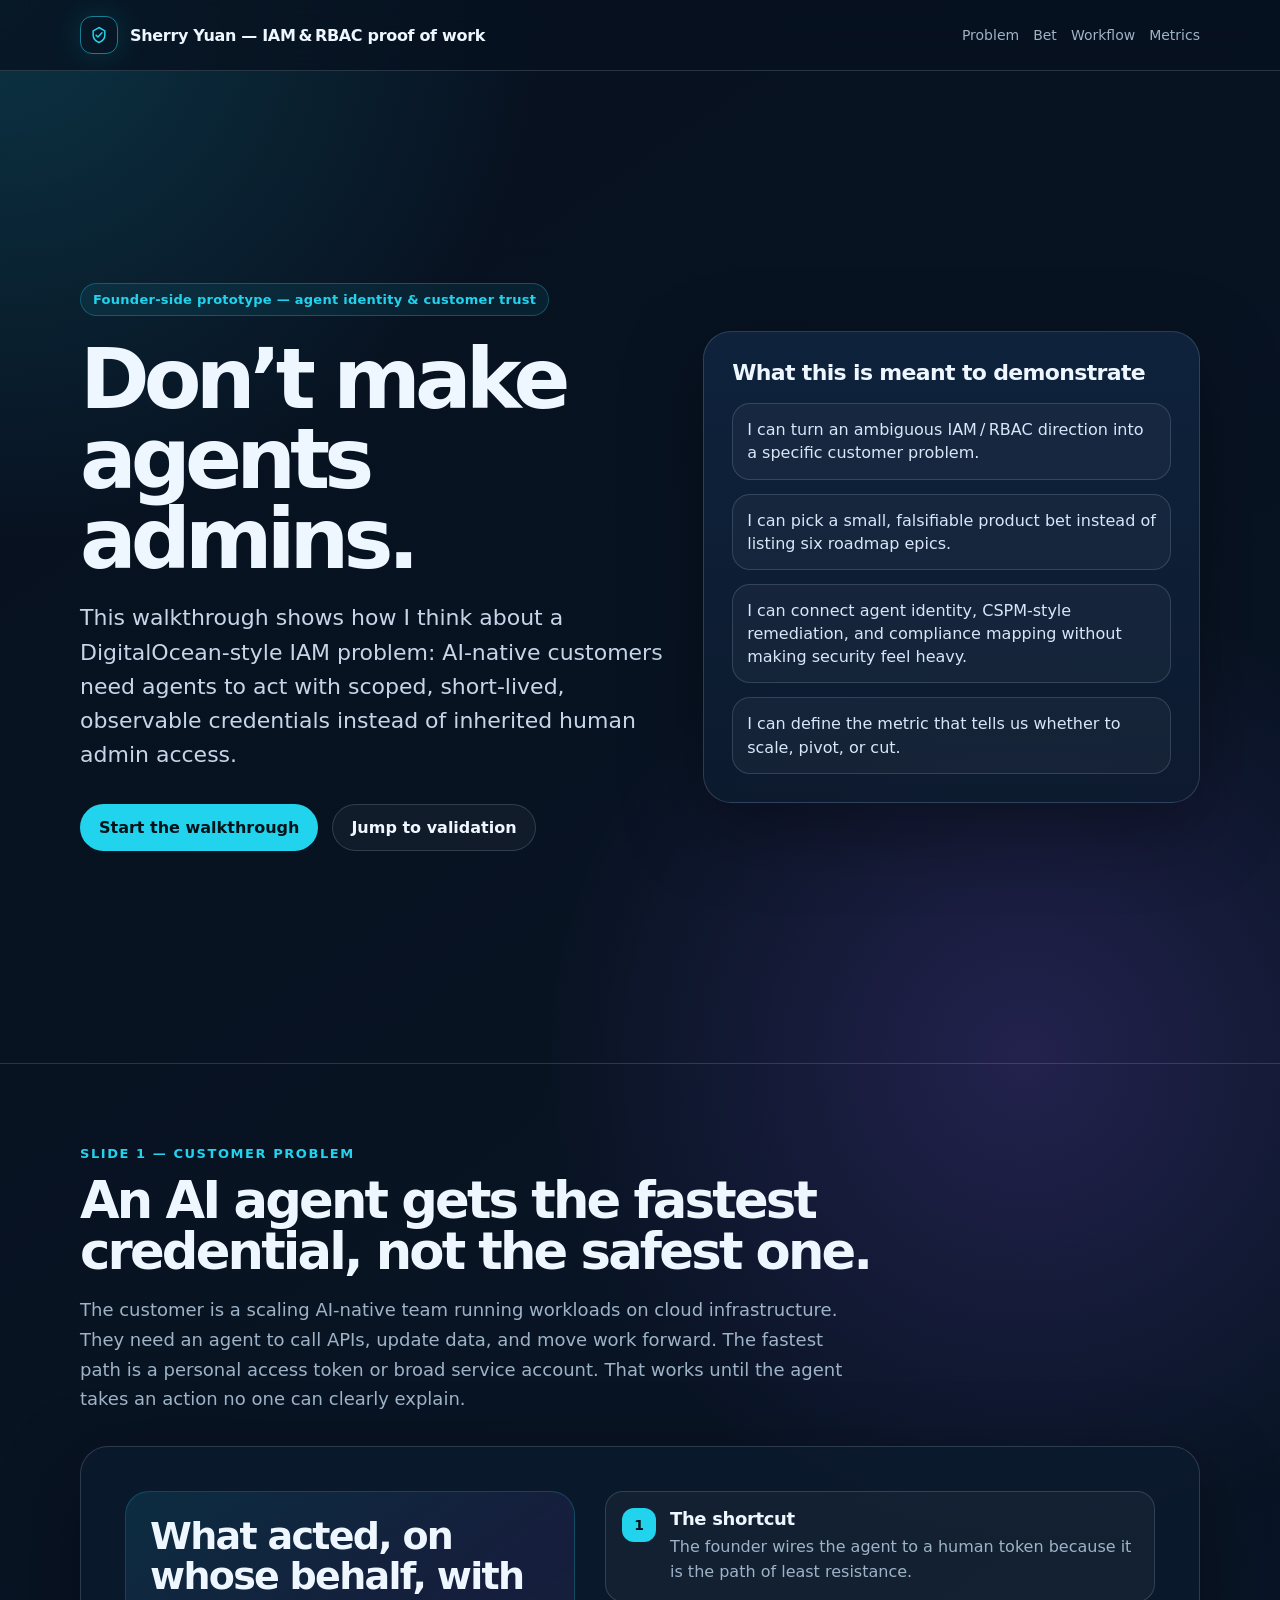
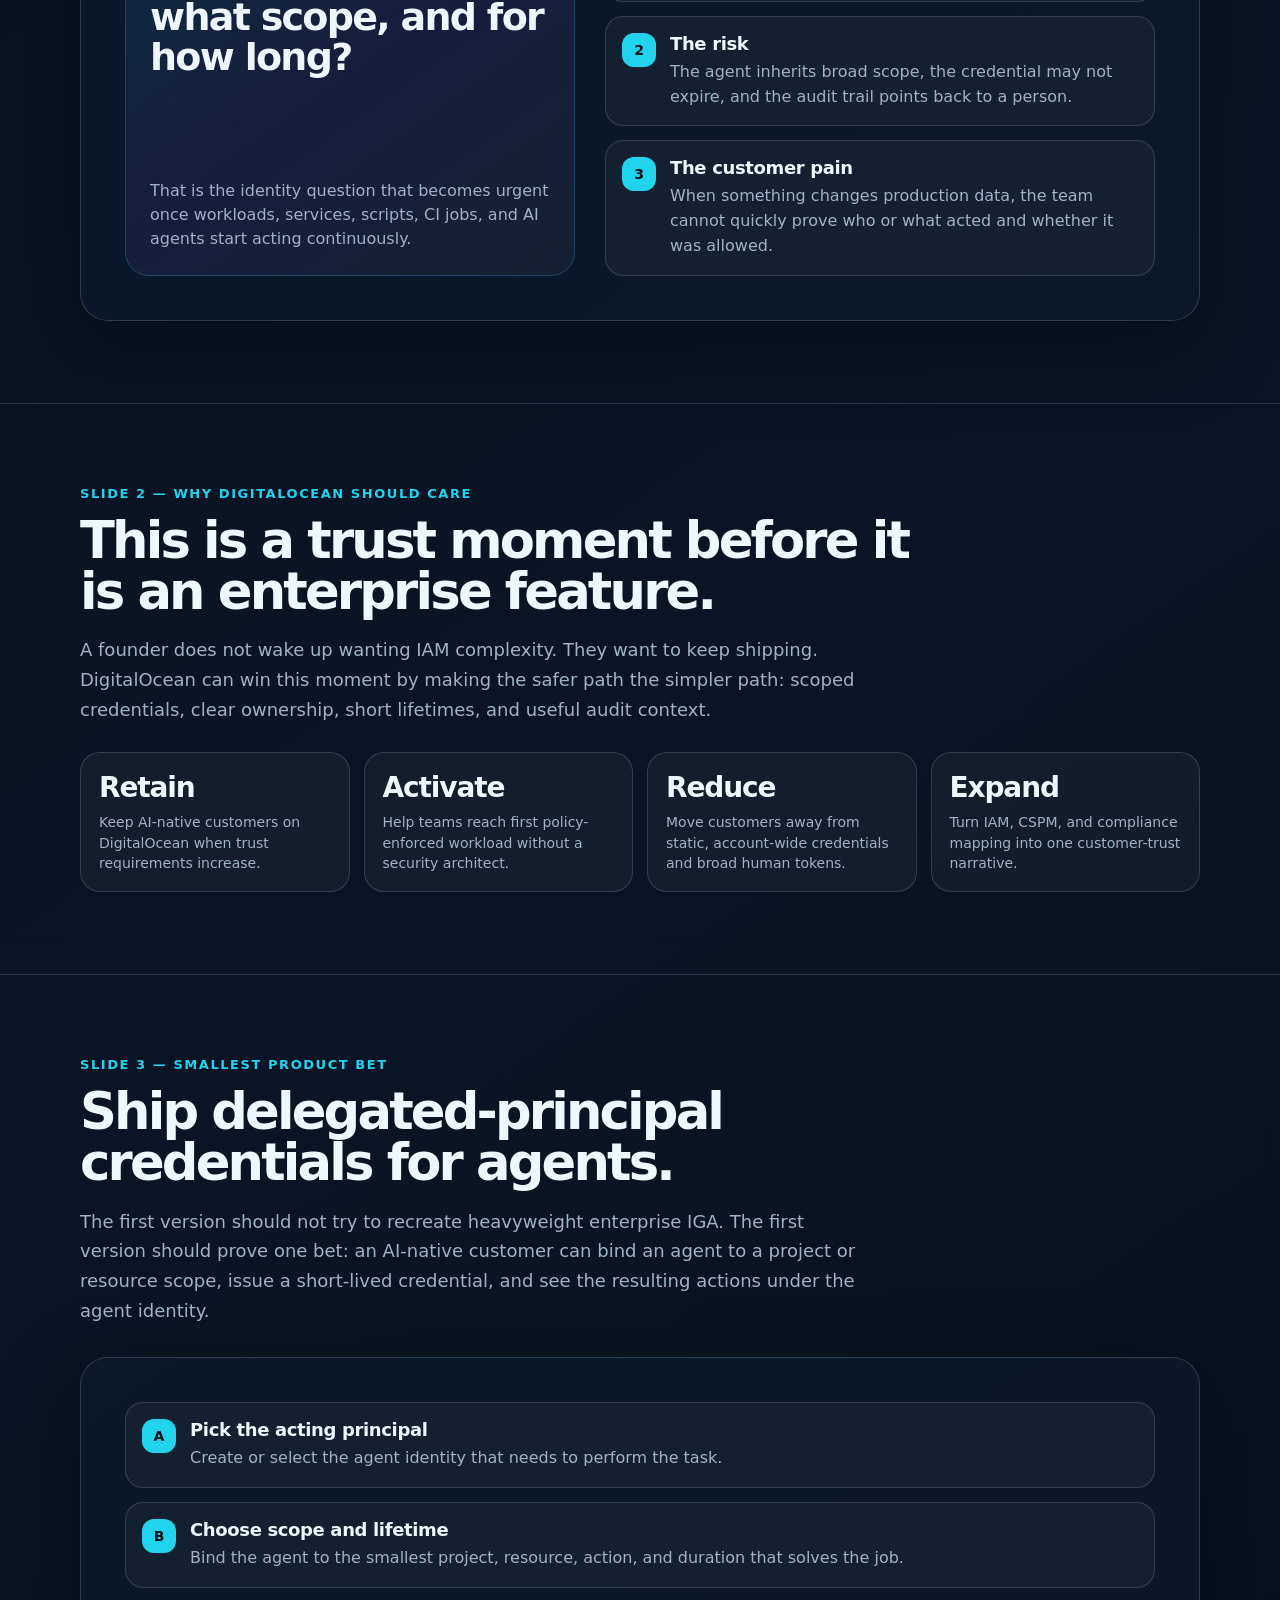
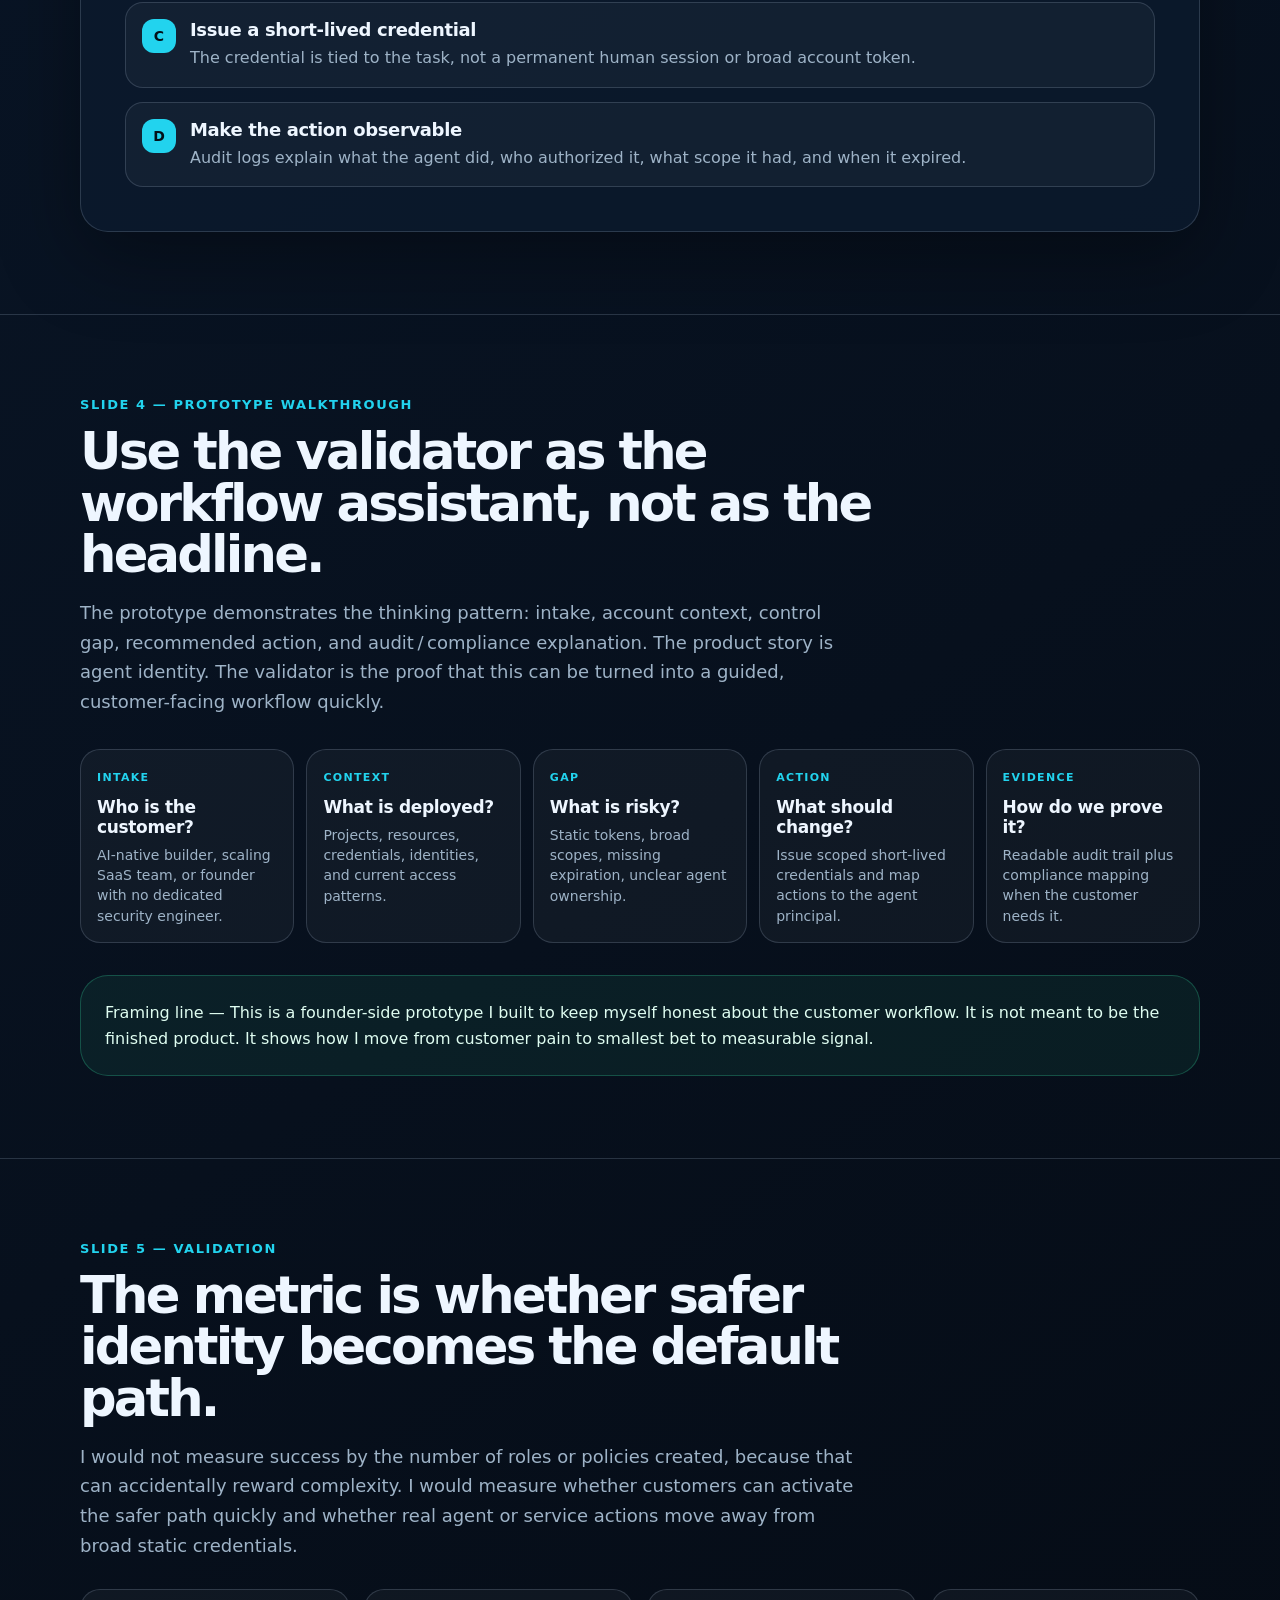
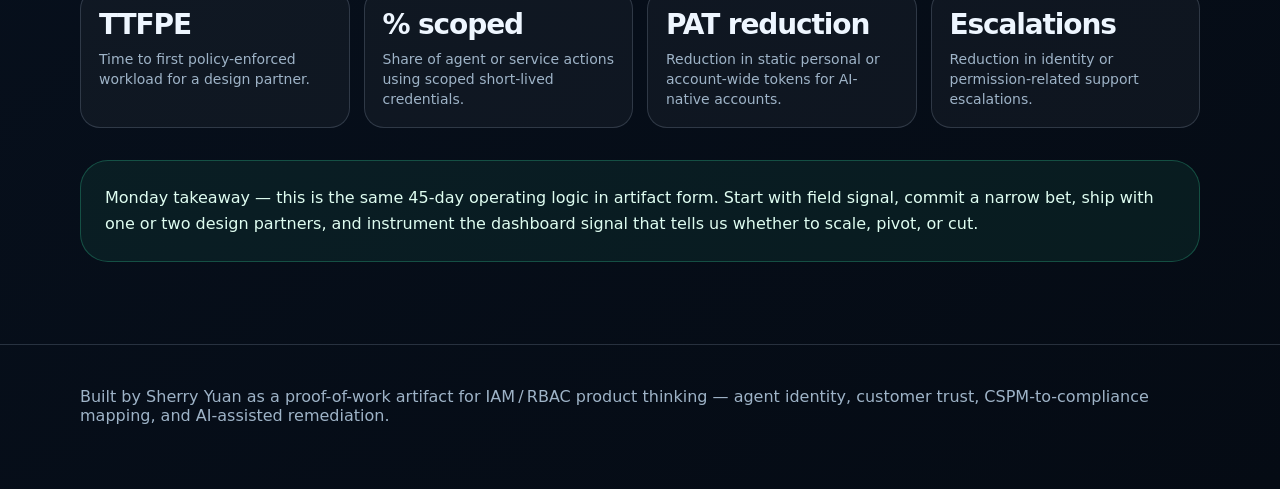
<file: docs/index.html>
<!doctype html><html lang="en"><head><meta charset="utf-8"><meta name="viewport" content="width=device-width, initial-scale=1"><title>Agent Identity Trust Workflow – Sherry Yuan</title><meta name="description" content="A proof-of-work walkthrough showing how Sherry Yuan thinks about IAM, agent identity, CSPM-to-compliance mapping, and AI-assisted remediation for DigitalOcean-style AI-native customers."><style>:root{color-scheme:dark;--bg:#07111f;--panel:#0d1b2f;--panel-2:#10243f;--text:#eef6ff;--muted:#9eb3c7;--line:rgba(158,179,199,0.22);--accent:#22d3ee;--accent-2:#8b5cf6;--success:#34d399;--warn:#fbbf24;--danger:#fb7185;--shadow:0 24px 80px rgba(0,0,0,0.35);--radius:28px;font-family:Inter,ui-sans-serif,system-ui,-apple-system,BlinkMacSystemFont,'Segoe UI',sans-serif;box-sizing:border-box}html{scroll-behavior:smooth}body{margin:0;background:radial-gradient(circle at top left,rgba(34,211,238,0.18),transparent 34rem),radial-gradient(circle at 80% 20%,rgba(139,92,246,0.20),transparent 30rem),linear-gradient(145deg,#07111f 0%,#091526 46%,#050b14 100%);color:var(--text);min-height:100vh}a{color:inherit}.shell{width:min(1120px,calc(100% - 32px));margin:0 auto}.nav{position:sticky;top:0;z-index:20;backdrop-filter:blur(18px);background:rgba(7,17,31,0.78);border-bottom:1px solid var(--line)}.nav-inner{display:flex;align-items:center;justify-content:space-between;gap:24px;padding:16px 0}.brand{display:flex;align-items:center;gap:12px;font-weight:700;letter-spacing:-0.02em}.mark{width:36px;height:36px;border:1px solid rgba(34,211,238,0.55);border-radius:12px;display:grid;place-items:center;color:var(--accent);box-shadow:0 0 32px rgba(34,211,238,0.16)}.nav-links{display:flex;gap:14px;color:var(--muted);font-size:14px}.nav-links a{text-decoration:none}.hero{min-height:calc(100vh - 68px);display:grid;align-items:center;padding:80px 0}.hero-grid{display:grid;grid-template-columns:1.08fr 0.92fr;gap:40px;align-items:center}.eyebrow{display:inline-flex;align-items:center;gap:10px;color:var(--accent);border:1px solid rgba(34,211,238,0.28);background:rgba(34,211,238,0.08);border-radius:999px;padding:8px 12px;font-size:13px;font-weight:650;letter-spacing:0.02em}h1{margin:24px 0 20px;font-size:clamp(44px,7vw,84px);line-height:0.95;letter-spacing:-0.07em}.lede{color:#c6d6e8;font-size:clamp(18px,2vw,22px);line-height:1.55;max-width:760px}.hero-actions{display:flex;flex-wrap:wrap;gap:14px;margin-top:32px}.button{display:inline-flex;align-items:center;justify-content:center;gap:10px;border-radius:999px;padding:13px 18px;text-decoration:none;font-weight:700;border:1px solid transparent}.button.primary{background:var(--accent);color:#02131a}.button.secondary{border-color:var(--line);color:var(--text);background:rgba(255,255,255,0.04)}.signal-card{background:linear-gradient(180deg,rgba(16,36,63,0.92),rgba(13,27,47,0.92));border:1px solid var(--line);border-radius:var(--radius);padding:28px;box-shadow:var(--shadow)}.signal-card h2{margin:0 0 18px;font-size:22px;letter-spacing:-0.03em}.signal-list{display:grid;gap:14px;margin:0;padding:0;list-style:none}.signal-list li{border:1px solid var(--line);border-radius:18px;padding:14px;background:rgba(255,255,255,0.035);color:#d8e6f7;line-height:1.45}.section{padding:82px 0;border-top:1px solid var(--line)}.section-kicker{color:var(--accent);font-size:13px;font-weight:750;letter-spacing:0.12em;text-transform:uppercase;margin-bottom:14px}.section-title{margin:0;font-size:clamp(34px,4vw,58px);line-height:1;letter-spacing:-0.055em;max-width:880px}.section-copy{color:var(--muted);font-size:18px;line-height:1.65;max-width:780px;margin-top:18px}.slide{margin-top:32px;background:rgba(13,27,47,0.76);border:1px solid var(--line);border-radius:var(--radius);padding:clamp(22px,4vw,44px);box-shadow:var(--shadow)}.slide-grid{display:grid;grid-template-columns:0.9fr 1.1fr;gap:30px;align-items:stretch}.quote{border-radius:24px;padding:24px;background:linear-gradient(145deg,rgba(34,211,238,0.11),rgba(139,92,246,0.09),rgba(255,255,255,0.04));border:1px solid rgba(34,211,238,0.20);display:flex;flex-direction:column;justify-content:space-between;min-height:260px}.quote strong{display:block;font-size:clamp(24px,3vw,38px);line-height:1.06;letter-spacing:-0.045em}.quote span{color:var(--muted);line-height:1.5;margin-top:24px}.steps{display:grid;gap:14px}.step{display:grid;grid-template-columns:34px 1fr;gap:14px;padding:16px;border:1px solid var(--line);border-radius:18px;background:rgba(255,255,255,0.035)}.num{width:34px;height:34px;border-radius:12px;display:grid;place-items:center;color:#031018;background:var(--accent);font-weight:800;font-size:14px}.step h3{margin:0 0 6px;font-size:18px;letter-spacing:-0.02em}.step p{margin:0;color:var(--muted);line-height:1.55}.metric-grid{display:grid;grid-template-columns:repeat(4,1fr);gap:14px;margin-top:28px}.metric{border:1px solid var(--line);border-radius:20px;padding:18px;background:rgba(255,255,255,0.04)}.metric b{display:block;font-size:28px;letter-spacing:-0.04em;color:var(--text);margin-bottom:8px}.metric span{color:var(--muted);line-height:1.45;font-size:14px}.flow{margin-top:32px;display:grid;grid-template-columns:repeat(5,1fr);gap:12px}.flow-card{min-height:150px;border-radius:20px;border:1px solid var(--line);padding:16px;background:rgba(255,255,255,0.04)}.flow-card small{color:var(--accent);text-transform:uppercase;letter-spacing:0.12em;font-weight:800;font-size:11px}.flow-card h3{margin:12px 0 8px;font-size:17px;letter-spacing:-0.02em}.flow-card p{margin:0;color:var(--muted);line-height:1.45;font-size:14px}.callout{margin-top:32px;border-radius:var(--radius);border:1px solid rgba(52,211,153,0.28);background:rgba(52,211,153,0.08);padding:24px;color:#dffdf1;line-height:1.6}footer{padding:42px 0 64px;color:var(--muted);border-top:1px solid var(--line)}@media(max-width:900px){.hero-grid,.slide-grid,.metric-grid,.flow{grid-template-columns:1fr}.nav-links{display:none}.hero{min-height:auto;padding-top:56px}}</style></head><body><nav class="nav"><div class="shell nav-inner"><div class="brand"><div class="mark" aria-hidden="true"><svg width="20" height="20" viewBox="0 0 24 24" fill="none"><path d="M12 3l7 4v5c0 4.5-2.8 7.4-7 9-4.2-1.6-7-4.5-7-9V7l7-4z" stroke="currentColor" stroke-width="1.8"/><path d="M8.5 12.2l2.2 2.2 4.9-5.1" stroke="currentColor" stroke-width="1.8" stroke-linecap="round" stroke-linejoin="round"/></svg></div><span>Sherry Yuan &mdash; IAM&thinsp;&amp;&thinsp;RBAC proof of work</span></div><div class="nav-links" aria-label="Page sections"><a href="#problem">Problem</a> <a href="#bet">Bet</a> <a href="#workflow">Workflow</a> <a href="#metrics">Metrics</a></div></div></nav><main><header class="hero"><div class="shell hero-grid"><section><div class="eyebrow">Founder-side prototype &mdash; agent identity &amp; customer trust</div><h1>Don&rsquo;t make agents admins.</h1><p class="lede">This walkthrough shows how I think about a DigitalOcean-style IAM problem: AI-native customers need agents to act with scoped, short-lived, observable credentials instead of inherited human admin access.</p><div class="hero-actions"><a class="button primary" href="#problem">Start the walkthrough</a> <a class="button secondary" href="#metrics">Jump to validation</a></div></section><aside class="signal-card" aria-label="Interview signal summary"><h2>What this is meant to demonstrate</h2><ul class="signal-list"><li>I can turn an ambiguous IAM&thinsp;/&thinsp;RBAC direction into a specific customer problem.</li><li>I can pick a small, falsifiable product bet instead of listing six roadmap epics.</li><li>I can connect agent identity, CSPM-style remediation, and compliance mapping without making security feel heavy.</li><li>I can define the metric that tells us whether to scale, pivot, or cut.</li></ul></aside></div></header><section class="section" id="problem"><div class="shell"><div class="section-kicker">Slide 1 &mdash; Customer problem</div><h2 class="section-title">An AI agent gets the fastest credential, not the safest one.</h2><p class="section-copy">The customer is a scaling AI-native team running workloads on cloud infrastructure. They need an agent to call APIs, update data, and move work forward. The fastest path is a personal access token or broad service account. That works until the agent takes an action no one can clearly explain.</p><div class="slide slide-grid"><div class="quote"><strong>What acted, on whose behalf, with what scope, and for how long?</strong><span>That is the identity question that becomes urgent once workloads, services, scripts, CI jobs, and AI agents start acting continuously.</span></div><div class="steps"><div class="step"><div class="num">1</div><div><h3>The shortcut</h3><p>The founder wires the agent to a human token because it is the path of least resistance.</p></div></div><div class="step"><div class="num">2</div><div><h3>The risk</h3><p>The agent inherits broad scope, the credential may not expire, and the audit trail points back to a person.</p></div></div><div class="step"><div class="num">3</div><div><h3>The customer pain</h3><p>When something changes production data, the team cannot quickly prove who or what acted and whether it was allowed.</p></div></div></div></div></div></section><section class="section" id="why-do"><div class="shell"><div class="section-kicker">Slide 2 &mdash; Why DigitalOcean should care</div><h2 class="section-title">This is a trust moment before it is an enterprise feature.</h2><p class="section-copy">A founder does not wake up wanting IAM complexity. They want to keep shipping. DigitalOcean can win this moment by making the safer path the simpler path: scoped credentials, clear ownership, short lifetimes, and useful audit context.</p><div class="metric-grid" aria-label="Business impact framing"><div class="metric"><b>Retain</b><span>Keep AI-native customers on DigitalOcean when trust requirements increase.</span></div><div class="metric"><b>Activate</b><span>Help teams reach first policy-enforced workload without a security architect.</span></div><div class="metric"><b>Reduce</b><span>Move customers away from static, account-wide credentials and broad human tokens.</span></div><div class="metric"><b>Expand</b><span>Turn IAM, CSPM, and compliance mapping into one customer-trust narrative.</span></div></div></div></section><section class="section" id="bet"><div class="shell"><div class="section-kicker">Slide 3 &mdash; Smallest product bet</div><h2 class="section-title">Ship delegated-principal credentials for agents.</h2><p class="section-copy">The first version should not try to recreate heavyweight enterprise IGA. The first version should prove one bet: an AI-native customer can bind an agent to a project or resource scope, issue a short-lived credential, and see the resulting actions under the agent identity.</p><div class="slide"><div class="steps"><div class="step"><div class="num">A</div><div><h3>Pick the acting principal</h3><p>Create or select the agent identity that needs to perform the task.</p></div></div><div class="step"><div class="num">B</div><div><h3>Choose scope and lifetime</h3><p>Bind the agent to the smallest project, resource, action, and duration that solves the job.</p></div></div><div class="step"><div class="num">C</div><div><h3>Issue a short-lived credential</h3><p>The credential is tied to the task, not a permanent human session or broad account token.</p></div></div><div class="step"><div class="num">D</div><div><h3>Make the action observable</h3><p>Audit logs explain what the agent did, who authorized it, what scope it had, and when it expired.</p></div></div></div></div></div></section><section class="section" id="workflow"><div class="shell"><div class="section-kicker">Slide 4 &mdash; Prototype walkthrough</div><h2 class="section-title">Use the validator as the workflow assistant, not as the headline.</h2><p class="section-copy">The prototype demonstrates the thinking pattern: intake, account context, control gap, recommended action, and audit&thinsp;/&thinsp;compliance explanation. The product story is agent identity. The validator is the proof that this can be turned into a guided, customer-facing workflow quickly.</p><div class="flow" aria-label="Prototype flow"><div class="flow-card"><small>Intake</small><h3>Who is the customer?</h3><p>AI-native builder, scaling SaaS team, or founder with no dedicated security engineer.</p></div><div class="flow-card"><small>Context</small><h3>What is deployed?</h3><p>Projects, resources, credentials, identities, and current access patterns.</p></div><div class="flow-card"><small>Gap</small><h3>What is risky?</h3><p>Static tokens, broad scopes, missing expiration, unclear agent ownership.</p></div><div class="flow-card"><small>Action</small><h3>What should change?</h3><p>Issue scoped short-lived credentials and map actions to the agent principal.</p></div><div class="flow-card"><small>Evidence</small><h3>How do we prove it?</h3><p>Readable audit trail plus compliance mapping when the customer needs it.</p></div></div><div class="callout">Framing line &mdash; This is a founder-side prototype I built to keep myself honest about the customer workflow. It is not meant to be the finished product. It shows how I move from customer pain to smallest bet to measurable signal.</div></div></section><section class="section" id="metrics"><div class="shell"><div class="section-kicker">Slide 5 &mdash; Validation</div><h2 class="section-title">The metric is whether safer identity becomes the default path.</h2><p class="section-copy">I would not measure success by the number of roles or policies created, because that can accidentally reward complexity. I would measure whether customers can activate the safer path quickly and whether real agent or service actions move away from broad static credentials.</p><div class="metric-grid"><div class="metric"><b>TTFPE</b><span>Time to first policy-enforced workload for a design partner.</span></div><div class="metric"><b>% scoped</b><span>Share of agent or service actions using scoped short-lived credentials.</span></div><div class="metric"><b>PAT reduction</b><span>Reduction in static personal or account-wide tokens for AI-native accounts.</span></div><div class="metric"><b>Escalations</b><span>Reduction in identity or permission-related support escalations.</span></div></div><div class="callout">Monday takeaway &mdash; this is the same 45-day operating logic in artifact form. Start with field signal, commit a narrow bet, ship with one or two design partners, and instrument the dashboard signal that tells us whether to scale, pivot, or cut.</div></div></section></main><footer><div class="shell">Built by Sherry Yuan as a proof-of-work artifact for IAM&thinsp;/&thinsp;RBAC product thinking &mdash; agent identity, customer trust, CSPM-to-compliance mapping, and AI-assisted remediation.</div></footer></body></html>
</file>
